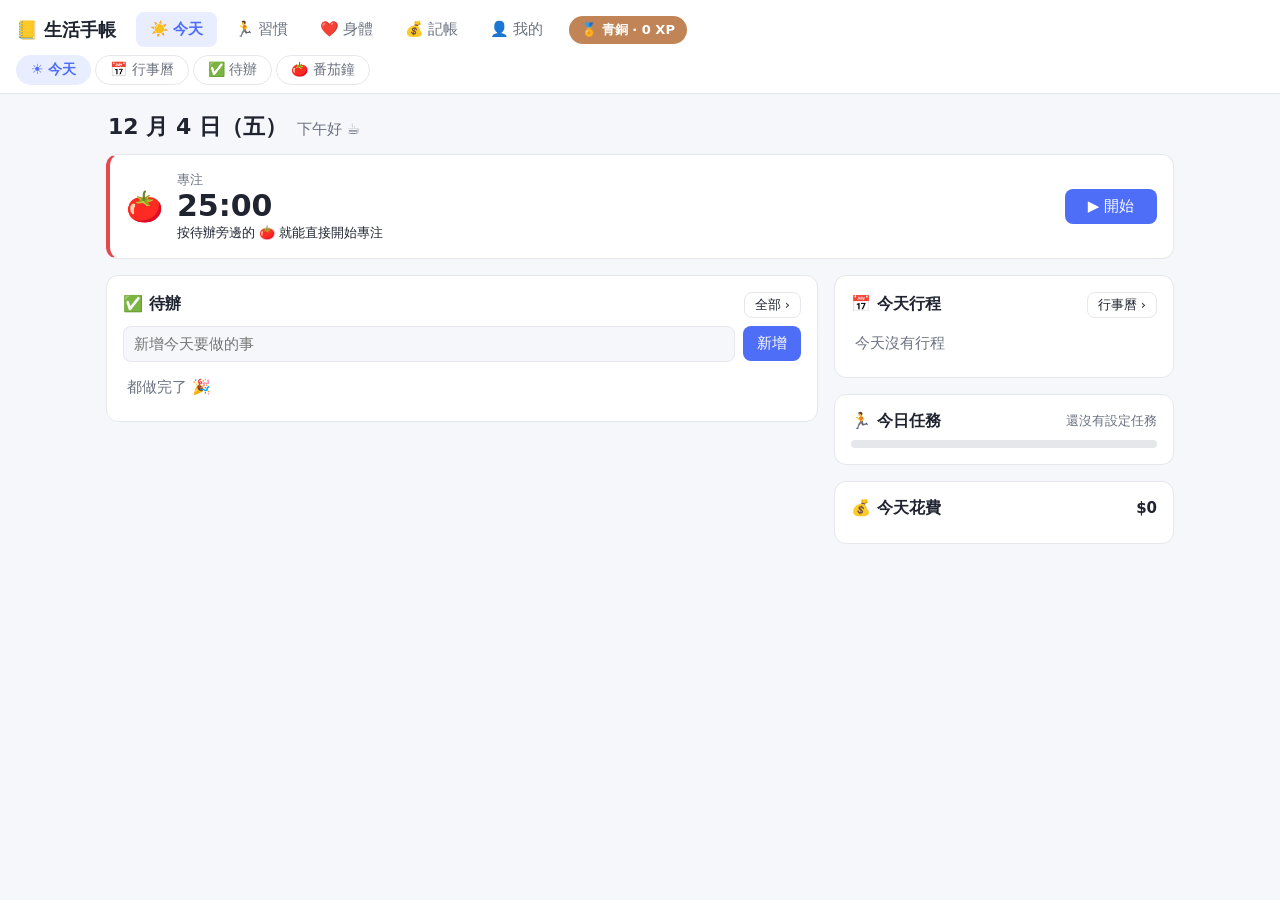
<file: index.html>
<!doctype html>
<html lang="zh-Hant">
<head>
<meta charset="utf-8">
<meta name="viewport" content="width=device-width, initial-scale=1">
<title>我的生活手帳</title>
<script>/* 先套用深淺色，避免畫面閃一下 */try{var t=localStorage.getItem('theme');if(t==='light'||t==='dark')document.documentElement.dataset.theme=t}catch(e){}</script>
<link rel="stylesheet" href="css/style.css?v=202611282100">
</head>
<body>
<header>
  <h1>📒 生活手帳</h1>
  <nav id="tabs">
    <button data-grp="today" class="active"><i>☀️</i><span>今天</span></button>
    <button data-grp="habit"><i>🏃</i><span>習慣</span></button>
    <button data-grp="body"><i>❤️</i><span>身體</span></button>
    <button data-grp="money"><i>💰</i><span>記帳</span></button>
    <button data-grp="me"><i>👤</i><span>我的</span></button>
  </nav>
  <button class="mini" id="rankPill" title="段位與經驗值（點一下看詳情）"></button>
  <div id="miniTimers"></div>
  <div class="spacer"></div>
  <button class="x" id="syncState" style="font-size:13px" title="雲端同步"></button>
  <nav id="subTabs" class="hidden"></nav>
</header>

<main>
<!-- 今天（首頁） -->
<section id="tab-today">
 <div class="tdy">
  <div class="tdy-head"><h2 id="tdyDate"></h2><span class="muted" id="tdyHi"></span></div>
  <div class="card tdy-pomo" id="tdyPomo" title="打開番茄鐘">
    <div class="tp-ring">🍅</div>
    <div style="flex:1;min-width:0"><div class="muted small" id="tpMode"></div><div class="tp-time" id="tpTime"></div><div class="small tp-task" id="tpTask"></div></div>
    <button class="btn" id="tpStart"></button>
  </div>
  <div class="tdy-grid">
    <div class="card">
      <div class="row tdy-h"><h2>✅ 待辦</h2><span class="muted small" id="tdyTodoCnt"></span><div class="spacer"></div><button class="ghost" data-go="todo">全部 ›</button></div>
      <form class="row" id="tdyForm" style="margin-bottom:8px"><input type="text" id="tdyText" placeholder="新增今天要做的事" required style="flex:1;min-width:0"><button class="btn">新增</button></form>
      <ul class="list" id="tdyTodo"></ul>
    </div>
    <div class="tdy-side">
      <div class="card">
        <div class="row tdy-h"><h2>📅 今天行程</h2><div class="spacer"></div><button class="ghost" data-go="cal">行事曆 ›</button></div>
        <ul class="list" id="tdyEv"></ul>
      </div>
      <div class="card tdy-link" data-go="habit">
        <div class="row tdy-h"><h2>🏃 今日任務</h2><div class="spacer"></div><span class="muted small" id="tdyHabTxt"></span></div>
        <div class="tdy-bar"><i id="tdyHabBar"></i></div>
      </div>
      <div class="card tdy-link" data-go="money">
        <div class="row tdy-h"><h2>💰 今天花費</h2><div class="spacer"></div><strong id="tdyMoney"></strong></div>
      </div>
    </div>
  </div>
 </div>
</section>

<!-- 行事曆 -->
<section id="tab-cal" class="cal-layout hidden">
  <!-- 側邊欄：寬螢幕固定在左邊，手機則是滑出選單 -->
  <div class="drawer-bg" id="drawerBg">
    <aside class="drawer">
      <div class="row" style="justify-content:space-between;margin:0 8px 8px"><strong style="font-size:17px">📒 行事曆</strong><button class="x" id="drawerGear" title="Google 同步設定" style="font-size:20px">⚙️</button></div>
      <div id="dvViews"></div>
      <div class="dsec"><h4>本機</h4><div id="dvLocal"></div></div>
      <div class="dsec"><h4 id="dvGTitle">Google 日曆</h4><div id="dvG"></div></div>
    </aside>
  </div>
  <div class="cal-main">
  <div class="cal-bar">
    <button class="ghost" id="drawerBtn" title="選單：切換視圖與日曆">☰</button>
    <button class="ghost" id="prevM">‹</button>
    <button class="ghost" id="todayBtn">今天</button>
    <button class="ghost" id="nextM">›</button>
    <h2 id="monthTitle"></h2>
    <div class="vseg" id="vseg">
      <button class="vbtn" data-v="year">年</button><button class="vbtn" data-v="month">月</button><button class="vbtn" data-v="week">週</button><button class="vbtn" data-v="day">日</button><button class="vbtn" data-v="list">列表</button>
    </div>
  </div>
  <div id="v-time" class="card tg hidden"></div>
  <div id="v-list" class="card hidden"><ul class="list" id="agenda"></ul></div>
  <div id="v-year" class="card hidden"></div>
  <div class="cal-wrap" id="v-month">
    <div class="card">
      <div class="grid" id="calGrid"></div>
    </div>
    <div class="card">
      <h2 id="selTitle"></h2>
      <button class="btn" id="addEventBtn" style="width:100%;margin-bottom:10px">＋ 新增行程</button>
      <ul class="list" id="dayList"></ul>
      <div class="muted" id="dayMoney" style="margin-top:10px;font-size:14px"></div>
    </div>
  </div>
  </div>
</section>

<!-- 待辦 -->
<section id="tab-todo" class="hidden">
  <div class="card">
    <form class="row" id="todoForm">
      <input type="text" id="todoText" placeholder="要做什麼？" required>
      <input type="date" id="todoDue" title="截止日（可不填）">
      <input type="time" id="todoTime" title="截止時間（可不填，預設當天 23:59:59）">
      <select id="todoPri"><option value="2">普通</option><option value="3">重要</option><option value="1">低</option></select>
      <button class="btn">新增</button>
    </form>
  </div>
  <div class="card">
    <div class="row" style="margin-bottom:8px">
      <button class="ghost tf" data-f="all">全部</button>
      <button class="ghost tf" data-f="open">未完成</button>
      <button class="ghost tf" data-f="done">已完成</button>
      <button class="ghost hidden" id="todoResort" title="清除手動排序，改回依截止時間排序">⏰ 依截止排序</button>
      <div class="spacer"></div>
      <span class="muted" id="todoCount"></span>
    </div>
    <ul class="list" id="todoList"></ul>
  </div>
</section>

<!-- 記帳 -->
<section id="tab-money" class="hidden">
  <div class="card">
    <form class="row" id="moneyForm">
      <select id="mType"><option value="exp">支出</option><option value="inc">收入</option></select>
      <input type="number" id="mAmt" placeholder="金額" min="0" step="any" required style="width:110px">
      <div class="combo"><input type="text" id="mCat" placeholder="分類" autocomplete="off" required><div class="combo-list hidden" id="mCatList"></div></div>
      <input type="date" id="mDate" required>
      <input type="text" id="mNote" placeholder="備註">
      <button class="btn">記一筆</button>
    </form>
  </div>
  <div class="row" style="margin-bottom:12px">
    <button class="ghost" id="mPrev">‹</button>
    <strong id="mMonth" style="min-width:110px;text-align:center"></strong>
    <button class="ghost" id="mNext">›</button>
  </div>
  <div class="stats">
    <div class="stat"><div class="muted">本月收入</div><div class="v inc" id="sInc"></div></div>
    <div class="stat"><div class="muted">本月支出</div><div class="v exp" id="sExp"></div></div>
    <div class="stat"><div class="muted">結餘</div><div class="v" id="sBal"></div></div>
  </div>
  <div class="cal-wrap">
    <div class="card"><h2>明細</h2><ul class="list" id="moneyList"></ul></div>
    <div class="card"><h2>支出分類</h2><div id="catBars"></div></div>
  </div>
</section>
</main>

<!-- 習慣 -->
<section id="tab-habit" class="hidden">
 <div class="hab-layout">
  <!-- 左：本週、計時習慣 -->
  <div class="hab-left">
    <div class="card">
      <div class="row" style="margin-bottom:8px"><h2 style="margin:0;flex:1">本週</h2><span class="muted small" id="hWeekSum"></span></div>
      <div class="hwk" id="hWeek"></div>
      <div class="muted small" style="margin-top:6px">點一下某天可以看那天的任務</div>
    </div>
    <div class="card">
      <h2 style="margin-bottom:4px">⏱ 計時習慣</h2>
      <div class="muted small" style="margin-bottom:10px">例如健身房：記錄去了多久，看每週／每月總時數</div>
      <form id="habitForm" class="hab-form">
        <input type="text" id="hName" placeholder="新增，例如：健身房、閱讀" required>
        <div class="row">
          <input type="text" id="hIcon" value="💪" title="圖示（可貼上任何 emoji）" style="width:56px;flex:none;min-width:0;text-align:center">
          <input type="number" id="hGoal" placeholder="每週目標（小時）" min="0" step="0.5" style="flex:1;min-width:0">
          <button class="btn">新增</button>
        </div>
      </form>
    </div>
    <div class="habit-grid" id="habitGrid"></div>
    <div class="card">
      <div class="row" style="margin-bottom:12px">
        <h2 style="margin:0;flex:1">計時統計</h2>
        <div class="seg" id="hPeriodSeg"><button class="pbtn" data-p="week">週</button><button class="pbtn" data-p="month">月</button></div>
      </div>
      <div class="row" style="margin-bottom:10px;justify-content:center"><button class="ghost" id="hPrev">‹</button><strong id="hPeriodTitle" style="min-width:120px;text-align:center"></strong><button class="ghost" id="hNext">›</button></div>
      <div id="hSummary"></div>
      <h2 style="margin-top:20px">紀錄</h2>
      <ul class="list" id="hLogList"></ul>
    </div>
  </div>
  <!-- 中：今日任務 -->
  <div class="hab-mid">
    <div class="card">
      <div class="row" style="margin-bottom:4px">
        <button class="ghost" id="hdPrev">‹</button>
        <div style="flex:1;text-align:center"><strong id="hdTitle"></strong><div class="muted small" id="hdCount"></div></div>
        <button class="ghost" id="hdNext">›</button>
        <button class="ghost" id="hEditBtn"></button>
      </div>
      <div id="hToday"></div>
    </div>
  </div>
  <!-- 右：習慣統計（週／月） -->
  <div class="hab-right">
    <div class="card">
      <div class="row" style="margin-bottom:10px">
        <h2 style="margin:0;flex:1">📊 習慣統計</h2>
        <div class="seg" id="hsSeg"><button class="pbtn" data-v="week">週</button><button class="pbtn" data-v="month">月</button></div>
      </div>
      <div class="row" style="justify-content:center;margin-bottom:10px"><button class="ghost" id="hsPrev">‹</button><strong id="hsTitle" style="min-width:140px;text-align:center"></strong><button class="ghost" id="hsNext">›</button></div>
      <div id="hsBody"></div>
    </div>
  </div>
 </div>
</section>

<!-- 段位 -->
<section id="tab-rank" class="hidden">
  <div class="rank-page">
    <div class="card rank-card" id="hRank"></div>
    <div class="card"><h2>最近 14 天得分</h2><div class="xph" id="rkHist"></div>
      <div class="row muted small" style="margin-top:8px;gap:14px"><span><i class="lg" style="background:var(--amber)"></i>習慣</span><span><i class="lg" style="background:#e5484d"></i>番茄鐘</span><span><i class="lg" style="background:var(--green)"></i>待辦</span></div></div>
    <div class="card"><h2>段位一覽</h2><div id="rkTiers"></div></div>
    <div class="card"><h2>⚙️ 設定與同步</h2>
      <div class="set-btns">
  <button class="ghost" id="themeBtn" title="切換深色／淺色模式"></button>
  <button class="ghost" id="gBtn">🔗 連接 Google 日曆</button>
  <button class="ghost" id="exportBtn" title="匯出備份">📤 匯出備份</button>
  <button class="ghost" id="importBtn" title="匯入備份">📥 匯入備份</button>
  <input type="file" id="importFile" accept=".json" class="hidden">
      </div>
    </div>
  </div>
</section>

<!-- 健康 -->
<section id="tab-health" class="hidden">
 <div class="hl-layout">
  <div class="hl-left">
    <div class="card">
      <div class="row" style="margin-bottom:6px"><h2 style="margin:0;flex:1">記錄</h2><input type="date" id="hlDate"></div>
      <form id="wForm" class="hl-form">
        <label>⚖️ 體重</label>
        <div class="row"><input type="number" id="wVal" step="0.1" min="20" max="300" placeholder="例如 67.8" style="flex:1;min-width:0"> kg <button class="btn">記錄</button></div>
      </form>
      <form id="bpForm" class="hl-form">
        <label>🩺 血壓</label>
        <div class="seg" id="bpSlot" style="display:inline-flex;align-self:flex-start"><button type="button" class="pbtn" data-s="m">🌅 早上</button><button type="button" class="pbtn" data-s="e">🌙 晚上</button></div>
        <div class="row"><input id="bpSys" type="number" min="50" max="260" placeholder="收縮壓" style="width:92px"> / <input id="bpDia" type="number" min="30" max="200" placeholder="舒張壓" style="width:92px"> mmHg</div>
        <div class="row"><input id="bpPulse" type="number" min="20" max="250" placeholder="脈搏（選填）" style="width:130px"> 下/分 <button class="btn" style="margin-left:auto">記錄</button></div>
      </form>
      <div id="hlDay" class="small" style="margin-top:12px"></div>
    </div>
    <div class="card">
      <div class="row" style="margin-bottom:8px"><h2 style="margin:0;flex:1">🧬 InBody</h2><button class="btn" id="ibAdd">＋ 新增一筆</button></div>
      <div id="ibLatest"></div>
    </div>
  </div>
  <div class="hl-right">
    <div class="hl-tiles" id="hlTiles"></div>
    <div class="card">
      <div class="row" style="margin-bottom:8px"><h2 style="margin:0;flex:1">⚖️ 體重趨勢</h2>
        <div class="seg" id="hlRange"><button class="pbtn" data-r="30">30 天</button><button class="pbtn" data-r="90">90 天</button><button class="pbtn" data-r="365">1 年</button></div></div>
      <div id="wChart"></div>
    </div>
    <div class="card"><h2>🩺 血壓趨勢</h2><div id="bpChart"></div>
      <div class="muted small" style="margin-top:6px">虛線是 130/80 mmHg。顏色分級只是參考，有疑問請問醫師。</div></div>
    <div class="card"><h2>🧬 InBody 變化</h2><div id="ibHist"></div></div>
    <div class="card"><h2>最近紀錄</h2><ul class="list" id="hlList"></ul></div>
  </div>
 </div>
</section>

<!-- 飲食 -->
<section id="tab-diet" class="hidden">
 <div class="hl-layout">
  <div class="hl-left">
    <div class="card">
      <h2>🧍 身體資料與目標</h2>
      <form id="dpForm" class="dp-form" onsubmit="return false">
        <label>性別<select id="dpSex"><option value="m">男</option><option value="f">女</option></select></label>
        <label>年齡<input type="number" id="dpAge" min="10" max="100" placeholder="歲"></label>
        <label>身高<input type="number" id="dpH" min="100" max="230" step="0.1" placeholder="cm"></label>
        <label>體重 <span class="muted small" id="dpWHint"></span><input type="number" id="dpW" min="20" max="300" step="0.1" placeholder="kg"></label>
        <label class="full">活動量<select id="dpAct"></select></label>
        <label>目標體重<input type="number" id="dpGoal" min="20" max="300" step="0.1" placeholder="kg（選填）"></label>
        <label>蛋白質 × 體重：<b id="dpProtV"></b> g/kg<input type="range" id="dpProt" min="1.6" max="2" step="0.1"></label>
      </form>
      <div id="dpTargets" style="margin-top:12px"></div>
    </div>
    <div class="card">
      <details><summary class="muted" style="cursor:pointer">🤖 AI 分析設定（選用）</summary>
        <div class="small" style="margin-top:8px;line-height:1.6">
          資料庫找不到的食物，可以用 AI 分析任何中文描述（例如「巷口的鹽酥雞加九層塔、大杯半糖青茶」）。
          需要你自己的 <a href="https://console.anthropic.com/settings/keys" target="_blank" rel="noopener">Claude API 金鑰</a>，費用算在你的 Anthropic 帳號，一次分析大約台幣幾毛錢。<br>
          金鑰<b>只存在這台裝置的瀏覽器</b>，不會上傳到 GitHub 或 Google 雲端；公用電腦不要存。
        </div>
        <div class="row" style="margin-top:8px"><input type="password" id="aiKey" placeholder="sk-ant-..." autocomplete="off" style="flex:1;min-width:0"><button class="btn" type="button" id="aiKeySave">儲存</button></div>
        <div class="row small" style="margin-top:6px"><span id="aiKeyState" class="muted"></span><button class="ghost" type="button" id="aiKeyDel" style="margin-left:auto">移除金鑰</button></div>
        <label class="small" style="display:block;margin-top:8px">模型<select id="aiModel" style="width:100%"></select></label>
      </details>
    </div>
  </div>
  <div class="hl-right">
    <div class="card">
      <div class="row" style="margin-bottom:8px"><button class="ghost" id="dPrevDay">‹</button><h2 style="margin:0;flex:1;text-align:center" id="dDay"></h2><button class="ghost" id="dNextDay">›</button></div>
      <div class="seg" id="dSlotSeg" style="display:inline-flex;margin-bottom:8px"><button class="pbtn" data-s="b">🌅 早餐</button><button class="pbtn" data-s="l">🍱 午餐</button><button class="pbtn" data-s="d">🍽️ 晚餐</button><button class="pbtn" data-s="s">🍪 點心</button></div>
      <textarea id="dText" rows="2" placeholder="今天吃了什麼？例如：雞腿便當、半糖珍奶、兩顆茶葉蛋、雞胸肉 200g" style="width:100%;box-sizing:border-box"></textarea>
      <div class="row" style="margin-top:8px">
        <button class="btn" id="dParse">🔍 分析</button>
        <button class="btn hidden" id="dAi" style="background:#8b5cf6">🤖 AI 分析</button>
        <span class="muted small" id="dAiHint">想分析任何描述？可以在「🤖 AI 分析設定」加上金鑰</span>
      </div>
      <div id="dPrevBox" class="dprev hidden">
        <div id="dPrev"></div>
        <div id="dUnknown" class="small" style="margin-top:6px;color:var(--amber)"></div>
        <details class="small" style="margin-top:6px"><summary class="muted" style="cursor:pointer">＋ 手動新增一項</summary>
          <form id="dManual" class="row" style="margin-top:6px">
            <input id="dmName" placeholder="名稱" style="width:120px" required><input id="dmK" type="number" min="0" placeholder="熱量" style="width:72px" required>
            <input id="dmP" type="number" min="0" step="0.1" placeholder="蛋白質 g" style="width:84px"><input id="dmC" type="number" min="0" step="0.1" placeholder="碳水 g" style="width:72px">
            <input id="dmS" type="number" min="0" step="0.1" placeholder="糖 g" style="width:64px"><input id="dmF" type="number" min="0" step="0.1" placeholder="脂肪 g" style="width:72px">
            <button class="ghost">加入</button>
          </form></details>
        <div class="row" style="margin-top:10px;justify-content:flex-end"><button class="ghost" id="dClear">清除</button><button class="btn" id="dSave">✓ 記錄這一餐</button></div>
      </div>
    </div>
    <div class="card"><h2>今天的營養</h2><div id="dTotals"></div>
      <div class="muted small" style="margin-top:6px">資料庫數值是常見份量的大約值，店家不同會差很多，只是參考。</div></div>
    <div class="card"><h2>吃了什麼</h2><div id="dMeals"></div></div>
  </div>
 </div>
</section>

<!-- 健身 -->
<section id="tab-gym" class="hidden">
 <div class="hl-layout">
  <div class="hl-left">
    <div class="card">
      <h2>🎯 目標</h2>
      <form id="gForm" onsubmit="return false">
        <div class="small muted">目前體重：<span id="gNowW"></span></div>
        <label class="small" style="display:block;margin-top:8px">目標體重（kg）<input type="number" id="gGoal" min="20" max="300" step="0.1" placeholder="例如 65" style="width:100%"></label>
        <div class="small" style="margin-top:12px">想要什麼樣的身材？（可以多選）</div>
        <div id="gShapes" class="gchips"></div>
        <div class="small" style="margin-top:12px">在哪裡練？</div>
        <div class="seg" id="gEquip" style="display:inline-flex"><button type="button" class="pbtn" data-v="gym">🏋️ 健身房</button><button type="button" class="pbtn" data-v="db">💪 啞鈴</button><button type="button" class="pbtn" data-v="home">🏠 居家徒手</button></div>
        <div class="small" style="margin-top:12px">程度</div>
        <div class="seg" id="gLevel" style="display:inline-flex"><button type="button" class="pbtn" data-v="new">新手</button><button type="button" class="pbtn" data-v="mid">練過一陣子</button></div>
        <label class="small" style="display:block;margin-top:12px">每週練 <b id="gDaysV"></b> 天<input type="range" id="gDays" min="2" max="6" step="1" style="width:100%"></label>
      </form>
    </div>
    <div class="card"><h2>💡 重點</h2><ul id="gNotes" class="small" style="margin:0;padding-left:18px;line-height:1.7"></ul>
      <div class="muted small" id="gScheme" style="margin-top:8px"></div></div>
  </div>
  <div class="hl-right" id="gPlan"></div>
 </div>
</section>

<!-- 番茄鐘 -->
<section id="tab-pomo" class="hidden">
  <div class="pomo-wrap">
    <div class="card" style="text-align:center">
      <div class="seg" id="pModeSeg" style="display:inline-flex"><button class="pbtn" data-m="focus">專注</button><button class="pbtn" data-m="short">短休息</button><button class="pbtn" data-m="long">長休息</button></div>
      <div><div class="seg" id="pUpSeg" style="display:inline-flex;margin-top:8px"><button class="pbtn" data-u="0" title="選好分鐘數，倒數到 00:00">⏳ 倒數</button><button class="pbtn" data-u="1" title="從 00:00 開始計時，直到你按結束">∞ 正計時</button></div></div>
      <div class="ring"><svg viewBox="0 0 200 200"><circle cx="100" cy="100" r="90" class="ring-bg"/><circle cx="100" cy="100" r="90" id="pRing" class="ring-fg"/></svg>
        <div class="ring-txt"><div class="ptime" id="pTime"></div><input class="ptime ptime-in hidden" id="pTimeIn" type="text" inputmode="numeric" autocomplete="off" title="輸入分鐘，按 Enter 套用"><div class="muted" id="pModeLabel"></div></div></div>
      <div style="text-align:left">
        <label class="muted" style="font-size:13px">正在處理哪項工作</label>
        <select id="pTask" style="width:100%;margin:4px 0 8px"></select>
        <div class="row"><input type="text" id="pNewTask" placeholder="或輸入新工作，直接加入待辦"><button class="ghost" id="pAddTask">加入</button></div>
      </div>
      <div class="row" style="justify-content:center;margin-top:16px">
        <button class="btn" id="pStart" style="min-width:110px;font-size:17px;padding:10px 18px"></button>
        <button class="ghost" id="pReset">重設</button>
        <button class="ghost" id="pSkip">跳過</button>
        <button class="ghost" id="pFinish" title="提早結束這段專注，並記錄已經專注的時間">結束並記錄</button>
      </div>
      <div class="muted" id="pCycle" style="margin-top:10px;font-size:13px"></div>
      <details style="margin-top:12px;text-align:left"><summary class="muted" style="cursor:pointer">⚙️ 設定</summary>
        <div class="pset" id="psBox">
          <label>專注 <input type="number" id="ps_focus" min="1" max="180"> 分</label>
          <label>短休息 <input type="number" id="ps_short" min="1" max="60"> 分</label>
          <label>長休息 <input type="number" id="ps_long" min="1" max="90"> 分</label>
          <label>每 <input type="number" id="ps_every" min="1" max="12"> 輪長休息一次</label>
          <label><input type="checkbox" id="ps_auto"> 自動開始下一段</label>
        </div>
      </details>
    </div>
    <div>
      <div class="stats" id="pToday" style="grid-template-columns:repeat(2,1fr)"></div>
      <div class="card">
        <div class="row" style="margin-bottom:12px"><h2 style="margin:0;flex:1">各工作花了多少時間</h2>
          <div class="seg" id="pPeriodSeg"><button class="pbtn" data-p="today">今天</button><button class="pbtn" data-p="week">本週</button><button class="pbtn" data-p="all">全部</button></div></div>
        <div id="pByTask"></div>
        <h2 style="margin-top:20px">專注紀錄</h2>
        <ul class="list" id="pLogList"></ul>
      </div>
    </div>
  </div>
</section>

<!-- 每日任務：項目編輯 -->
<div class="modal-bg hidden" id="hiModal">
  <form class="modal" id="hiForm">
    <h2 id="hiTitle">新增項目</h2>
    <label>名稱</label><input type="text" id="hiName" required>
    <label>補充說明（選填）</label><input type="text" id="hiNote" placeholder="例如：無糖茶也算、早·午·晚">
    <div class="row">
      <div style="flex:1"><label>類型</label>
        <select id="hiType"><option value="check">✅ 打勾（做了就勾）</option><option value="count">🔢 計數（例如喝水 3000 ml）</option><option value="timer">⏱ 計時（例如健身房）</option><option value="supp">💊 保健（早／午／晚）</option></select></div>
      <div style="flex:1"><label>群組</label><select id="hiGroup"></select></div>
    </div>
    <div id="hiCount" class="row" style="margin-top:10px;font-size:14px">目標 <input type="number" id="hiTarget" min="1" style="width:90px"> 單位 <input type="text" id="hiUnit" placeholder="ml、次、杯" style="width:90px;flex:none;min-width:0"> 每按一次 + <input type="number" id="hiStep" min="1" style="width:80px"></div>
    <div id="hiTimer" style="margin-top:10px;font-size:14px">
      <label>記到哪個計時習慣</label><select id="hiHabit"></select>
      <div class="row" style="margin-top:8px">每天目標 <input type="number" id="hiMin" min="0" style="width:90px"> 分鐘 <span class="muted small">（0 = 有做就算）</span></div>
    </div>
    <div id="hiSupp">
      <label>哪些時段要吃</label>
      <div class="seg" id="hiSlots" style="display:inline-flex"><button type="button" class="pbtn" data-s="m">早</button><button type="button" class="pbtn" data-s="n">午</button><button type="button" class="pbtn" data-s="e">晚</button></div>
      <label style="display:flex;gap:8px;align-items:center;color:var(--text);font-size:14px;margin-top:10px"><input type="checkbox" id="hiMust" style="width:auto"> 必吃（例如藥，會用紅色標示）</label>
    </div>
    <label>哪幾天要做</label>
    <div class="row">
      <div class="seg" id="hiDays"><button type="button" class="pbtn" data-d="0">日</button><button type="button" class="pbtn" data-d="1">一</button><button type="button" class="pbtn" data-d="2">二</button><button type="button" class="pbtn" data-d="3">三</button><button type="button" class="pbtn" data-d="4">四</button><button type="button" class="pbtn" data-d="5">五</button><button type="button" class="pbtn" data-d="6">六</button></div>
      <button type="button" class="ghost" data-q="all" style="padding:4px 8px;font-size:13px">每天</button><button type="button" class="ghost" data-q="wk" style="padding:4px 8px;font-size:13px">平日</button>
    </div>
    <div class="row" style="margin-top:16px;justify-content:flex-end">
      <button type="button" class="ghost" id="hiDel" style="color:var(--red);margin-right:auto">刪除</button>
      <button type="button" class="ghost" id="hiCancel">取消</button>
      <button class="btn">儲存</button>
    </div>
  </form>
</div>
<!-- 每日任務：群組編輯 -->
<div class="modal-bg hidden" id="hgModal">
  <form class="modal" id="hgForm">
    <h2 id="hgTitle">新增群組</h2>
    <div class="row"><div style="width:80px"><label>圖示</label><input type="text" id="hgIcon" style="text-align:center"></div><div style="flex:1"><label>名稱</label><input type="text" id="hgName" required placeholder="例如：作息、飲食、morning routine"></div></div>
    <label>類型</label>
    <select id="hgKind"><option value="normal">📋 一般清單</option><option value="routine">▶ Routine（可以按 ▶ 一步一步照順序做）</option><option value="supp">💊 保健（用早／午／晚分）</option></select>
    <div class="row" style="margin-top:16px;justify-content:flex-end">
      <button type="button" class="ghost" id="hgCancel">取消</button>
      <button class="btn">儲存</button>
    </div>
  </form>
</div>
<!-- Routine 一步一步做 -->
<div class="modal-bg hidden" id="rtModal">
  <div class="modal rt">
    <div class="muted" id="rtGroup"></div>
    <div class="rt-bar"><i id="rtBar"></i></div>
    <div class="muted small" id="rtStep"></div>
    <div class="rt-name" id="rtName"></div>
    <div class="muted" id="rtNote"></div>
    <div class="muted small" id="rtClock" style="margin-top:14px;font-variant-numeric:tabular-nums"></div>
    <div class="row" style="justify-content:center;margin-top:20px">
      <button class="ghost" id="rtSkip">跳過</button>
      <button class="btn" id="rtDone" style="font-size:17px;padding:10px 22px">✓ 完成，下一步</button>
    </div>
    <div style="margin-top:12px"><button class="x" id="rtClose">結束</button></div>
  </div>
</div>

<!-- InBody 輸入 -->
<div class="modal-bg hidden" id="ibModal">
  <form class="modal" id="ibForm">
    <h2 id="ibTitle">新增 InBody 紀錄</h2>
    <label>測量日期</label><input type="date" id="ibDate" required>
    <div class="ib-grid" id="ibFields"></div>
    <label>備註（選填）</label><input type="text" id="ibNote" placeholder="例如：健身房、早上空腹">
    <div class="row" style="margin-top:16px;justify-content:flex-end">
      <button type="button" class="ghost" id="ibDel" style="color:var(--red);margin-right:auto">刪除</button>
      <button type="button" class="ghost" id="ibCancel">取消</button>
      <button class="btn">儲存</button>
    </div>
  </form>
</div>

<!-- 待辦編輯視窗 -->
<!-- 番茄鐘選時間（手機：點時間跳出滾輪） -->
<div class="modal-bg hidden" id="pwModal">
  <div class="modal" style="max-width:340px">
    <h2 id="pwTitle">選擇時間</h2>
    <div class="wheel-box"><div class="wheel" id="pWheel"></div></div>
    <div class="row" style="margin-top:16px;justify-content:flex-end">
      <button type="button" class="ghost" id="pwCancel">取消</button>
      <button type="button" class="btn" id="pwOk">確定</button>
    </div>
  </div>
</div>
<div class="modal-bg hidden" id="tdModal">
  <form class="modal" id="tdForm">
    <h2>編輯待辦</h2>
    <label>內容</label><input type="text" id="tdText" required>
    <div class="row">
      <div style="flex:1"><label>截止日</label><input type="date" id="tdDue"></div>
      <div style="flex:1"><label>截止時間</label><input type="time" id="tdTime"></div>
    </div>
    <div class="muted" style="font-size:12px;margin-top:4px">兩個都清空 = 沒有截止時間；只填日期 = 當天 23:59:59</div>
    <label>重要性</label>
    <div class="seg" id="tdPri" style="display:inline-flex"><button type="button" class="pbtn" data-v="3">🔴 重要</button><button type="button" class="pbtn" data-v="2">普通</button><button type="button" class="pbtn" data-v="1">⚪ 低</button></div>
    <label style="display:flex;gap:8px;align-items:center;color:var(--text);font-size:15px;margin-top:14px"><input type="checkbox" id="tdDone" style="width:auto"> 已完成</label>
    <div class="row" style="margin-top:16px;justify-content:flex-end">
      <button type="button" class="ghost" id="tdDel" style="color:var(--red);margin-right:auto">刪除</button>
      <button type="button" class="ghost" id="tdCancel">取消</button>
      <button class="btn">儲存</button>
    </div>
  </form>
</div>

<!-- 行程視窗 -->
<div class="modal-bg hidden" id="evModal">
  <form class="modal" id="evForm">
    <h2 id="evModalTitle">新增行程</h2>
    <label>標題</label><input type="text" id="evTitle" required>
    <div id="evCalWrap" class="hidden">
      <label>日曆</label><select id="evCal"></select>
      <div class="muted" id="evCalHint" style="font-size:12px;margin-top:4px"></div>
    </div>
    <label>日期</label><input type="date" id="evDate" required>
    <div class="row">
      <div style="flex:1"><label>開始</label><input type="time" id="evStart"></div>
      <div style="flex:1"><label>結束</label><input type="time" id="evEnd"></div>
    </div>
    <label>重複</label>
    <select id="evRepeat"><option value="">不重複</option><option value="w">每週</option><option value="m">每月</option><option value="y">每年</option></select>
    <div class="muted hidden" id="evRepeatHint" style="font-size:12px;margin-top:4px">這是 Google 重複行程中的一次，修改或刪除只會影響這一次。</div>
    <label>顏色</label><div class="colors" id="evColors"></div>
    <label>備註</label><textarea id="evNote" rows="2"></textarea>
    <div class="row" style="margin-top:16px;justify-content:flex-end">
      <button type="button" class="ghost" id="evDel" style="color:var(--red);margin-right:auto">刪除</button>
      <button type="button" class="ghost" id="evCancel">取消</button>
      <button class="btn" id="evSave">儲存</button>
    </div>
  </form>
</div>

<!-- Google 同步設定視窗 -->
<div class="modal-bg hidden" id="gModal">
  <div class="modal">
    <h2>Google 日曆同步</h2>
    <p class="muted" id="gState" style="font-size:14px"></p>
    <label>OAuth Client ID</label>
    <input type="text" id="gClientId" placeholder="xxxx.apps.googleusercontent.com">
    <p class="muted" style="font-size:12px">還沒有 Client ID？請看 README 的「設定 Google 日曆同步」。</p>
    <div id="gCalBox" class="hidden">
      <label>新行程預設寫入</label>
      <select id="gDefCal"></select>
      <p class="muted" style="font-size:12px">要顯示哪些日曆，請在行事曆左上角的 ☰ 選單勾選。</p>
    </div>
    <button class="ghost" id="gUpload" style="width:100%;margin-top:8px"></button>
    <div class="row" style="margin-top:16px;justify-content:flex-end">
      <button class="ghost" id="gDisconnect" style="color:var(--red);margin-right:auto">中斷連線</button>
      <button class="ghost" id="gClose">關閉</button>
      <button class="btn" id="gConnect">連接</button>
    </div>
  </div>
</div>

<script src="https://accounts.google.com/gsi/client" async defer></script>
<script src="js/core.js?v=202611282100"></script>
<script src="js/calendar.js?v=202611282100"></script>
<script src="js/todo.js?v=202611282100"></script>
<script src="js/money.js?v=202611282100"></script>
<script src="js/backup.js?v=202611282100"></script>
<script src="js/google-calendar.js?v=202611282100"></script>
<script src="js/sync-merge.js?v=202611282100"></script>
<script src="js/drive-sync.js?v=202611282100"></script>
<script src="js/habits.js?v=202611282100"></script>
<script src="js/daily-rank.js?v=202611282100"></script>
<script src="js/health.js?v=202611282100"></script>
<script src="js/pomodoro.js?v=202611282100"></script>
<script src="js/food-db.js?v=202611282100"></script>
<script src="js/diet.js?v=202611282100"></script>
<script src="js/workout.js?v=202611282100"></script>
<script src="js/today.js?v=202611282100"></script>
<script src="js/main.js?v=202611282100"></script>
</body>
</html>
</file>
<file: css/style.css>
:root{
  color-scheme:light;
  --bg:#f6f7fb; --card:#fff; --text:#1f2430; --muted:#6b7280; --line:#e5e7eb;
  --primary:#4f6ef7; --primary-soft:#e8edff; --green:#16a34a; --red:#dc2626; --amber:#d97706;
  --today:#fff7e0; --late-bg:#fde2e2; --tomato-bg:#fde2e2; --tomato:#c2410c;
}
/* 深色：「自動」時跟著系統，或手動選深色 */
@media (prefers-color-scheme: dark){
  :root:not([data-theme="light"]){ color-scheme:dark; --bg:#14161c; --card:#1d2029; --text:#e8eaf0; --muted:#9aa1b0; --line:#2d313d;
    --primary:#7b93ff; --primary-soft:#262d4a; --green:#4ade80; --red:#f87171; --amber:#fbbf24; --today:#2e2a1c;
    --late-bg:#3b1d1d; --tomato-bg:#3a2218; --tomato:#fb923c; }
}
:root[data-theme="dark"]{ color-scheme:dark; --bg:#14161c; --card:#1d2029; --text:#e8eaf0; --muted:#9aa1b0; --line:#2d313d;
  --primary:#7b93ff; --primary-soft:#262d4a; --green:#4ade80; --red:#f87171; --amber:#fbbf24; --today:#2e2a1c;
  --late-bg:#3b1d1d; --tomato-bg:#3a2218; --tomato:#fb923c; }
*{box-sizing:border-box}
body{margin:0;background:var(--bg);color:var(--text);font-family:system-ui,-apple-system,"Segoe UI","Microsoft JhengHei","PingFang TC",sans-serif;font-size:15px}
header{display:flex;align-items:center;gap:12px;padding:12px 16px;background:var(--card);border-bottom:1px solid var(--line);position:sticky;top:0;z-index:5;flex-wrap:wrap}
header h1{font-size:18px;margin:0 8px 0 0}
nav{display:flex;gap:4px;flex-wrap:wrap}
nav button{border:0;background:transparent;color:var(--muted);padding:8px 14px;border-radius:8px;cursor:pointer;font-size:15px}
nav button.active{background:var(--primary-soft);color:var(--primary);font-weight:600}
.spacer{flex:1}
main{max-width:1100px;margin:0 auto;padding:16px}
.card{background:var(--card);border:1px solid var(--line);border-radius:12px;padding:16px;margin-bottom:16px}
.row{display:flex;gap:8px;flex-wrap:wrap;align-items:center}
input,select,textarea{font:inherit;color:var(--text);background:var(--bg);border:1px solid var(--line);border-radius:8px;padding:8px 10px}
input[type=text],textarea{flex:1;min-width:140px}
button.btn{font:inherit;border:0;border-radius:8px;padding:8px 14px;background:var(--primary);color:#fff;cursor:pointer}
button.ghost{font:inherit;border:1px solid var(--line);border-radius:8px;padding:6px 12px;background:transparent;color:var(--text);cursor:pointer}
button.x{border:0;background:transparent;color:var(--muted);cursor:pointer;font-size:16px;padding:2px 6px}
button.x:hover{color:var(--red)}
.hidden{display:none!important}
h2{font-size:17px;margin:0 0 12px}
.muted{color:var(--muted)}
/* calendar */
.cal-bar{display:flex;align-items:center;gap:6px;margin-bottom:12px}
.cal-bar h2{margin:0 0 0 6px;flex:1;font-size:18px;white-space:nowrap;overflow:hidden;text-overflow:ellipsis}
.vseg{display:flex;border:1px solid var(--line);border-radius:8px;overflow:hidden}
.vbtn{border:0;background:transparent;color:var(--text);font:inherit;padding:6px 12px;cursor:pointer}
.vbtn.on{background:var(--primary-soft);color:var(--primary);font-weight:600}
.lhead{font-weight:600;color:var(--primary);padding-top:18px!important}
/* 年 */
.ygrid{display:grid;grid-template-columns:repeat(auto-fill,minmax(180px,1fr));gap:20px}
.ymt{font-weight:600;margin-bottom:6px;cursor:pointer;color:var(--primary)}
.yg{display:grid;grid-template-columns:repeat(7,1fr);gap:2px;text-align:center;font-size:12px}
.yg i{font-style:normal;color:var(--muted)}
.yg b{font-weight:400;padding:3px 0;border-radius:6px;cursor:pointer;position:relative}
.yg b:hover{background:var(--primary-soft)}
.yg b.has::after{content:'';position:absolute;left:50%;bottom:0;width:4px;height:4px;margin-left:-2px;border-radius:50%;background:var(--primary)}
.yg b.t{background:var(--primary);color:#fff}
/* 週／日 時間軸 */
.tg{padding:0;overflow:hidden;--n:7;user-select:none;-webkit-user-select:none;-webkit-touch-callout:none}
.tg-head,.tg-allday,.tg-body{display:grid;grid-template-columns:44px repeat(var(--n),minmax(0,1fr))}
.tg-head,.tg-allday{overflow-y:hidden;scrollbar-gutter:stable}
.tg-head{border-bottom:1px solid var(--line)}
.tg-dh{text-align:center;padding:8px 0 6px;cursor:pointer}
.tg-dh .wd{font-size:12px;color:var(--muted)}
.tg-dh .dn{font-size:20px;font-weight:600;line-height:1.5;display:inline-block;min-width:34px;border-radius:8px}
.tg-dh.sun .wd,.tg-dh.sun .dn{color:var(--red)}
.tg-dh.sat .wd,.tg-dh.sat .dn{color:var(--primary)}
.tg-dh.today .dn{background:var(--primary);color:#fff}
.tg-allday{border-bottom:1px solid var(--line)}
.tg-adl{font-size:11px;color:var(--muted);text-align:right;padding:6px 6px 0 0}
.tg-allday .cell{border-left:1px solid var(--line);padding:2px;min-height:26px;cursor:pointer;min-width:0}
.tg-scroll{overflow-y:auto;height:calc(100vh - 250px);min-height:380px;scrollbar-gutter:stable}
.tg-body{position:relative;height:1152px}
.tg-hours{position:relative}
.tg-hours div{position:absolute;right:6px;font-size:11px;color:var(--muted);transform:translateY(-50%)}
.tg-col{position:relative;border-left:1px solid var(--line);background:repeating-linear-gradient(to bottom,var(--line) 0 1px,transparent 1px 48px);cursor:cell;min-width:0}
.blk{position:absolute;border-radius:6px;padding:3px 5px;font-size:12px;overflow:hidden;cursor:grab;box-sizing:border-box;border:1px solid rgba(0,0,0,.18);line-height:1.25}
.blk .t{font-weight:600;word-break:break-word}
.blk .s{opacity:.85;font-size:11px}
.blk .rz{position:absolute;left:0;right:0;bottom:0;height:8px;cursor:ns-resize}
.blk.ro{cursor:pointer}
.blk.dragging{z-index:6;box-shadow:0 6px 16px rgba(0,0,0,.35);opacity:.92;cursor:grabbing}
.ghost-sel{position:absolute;left:2px;right:2px;background:var(--primary);color:#fff;opacity:.6;border-radius:6px;pointer-events:none;font-size:11px;padding:2px 4px;z-index:5}
.nowline{position:absolute;left:0;right:0;height:2px;background:var(--red);z-index:4;pointer-events:none}
.nowline::before{content:'';position:absolute;left:-4px;top:-3px;width:8px;height:8px;border-radius:50%;background:var(--red)}
/* 側邊選單：手機 = 滑出；寬螢幕 = 固定在左側 */
.drawer-bg{position:fixed;inset:0;background:rgba(0,0,0,.45);z-index:15;display:none}
.drawer-bg.open{display:block}
.drawer{position:absolute;left:0;top:0;bottom:0;width:290px;max-width:85vw;background:var(--card);padding:16px 10px;overflow:auto;border-radius:0 16px 16px 0;box-shadow:4px 0 20px rgba(0,0,0,.3)}
.cal-main{min-width:0}
@media (min-width:1000px){
  main:has(#tab-cal:not(.hidden)){max-width:1440px}
  .cal-layout{display:grid;grid-template-columns:250px minmax(0,1fr);gap:16px;align-items:start}
  .cal-layout.collapsed{grid-template-columns:minmax(0,1fr)}
  .cal-layout.collapsed .drawer-bg{display:none}
  .drawer-bg{display:block;position:sticky;top:76px;inset:auto;background:none;z-index:1}
  .drawer{position:static;width:auto;max-width:none;max-height:calc(100vh - 96px);border:1px solid var(--line);border-radius:12px;box-shadow:none;padding:12px 8px}
}
.dv{display:flex;align-items:center;gap:14px;width:100%;border:0;background:transparent;color:var(--text);font:inherit;font-size:16px;padding:11px 14px;border-radius:10px;cursor:pointer;text-align:left}
.dv .ic{width:22px;text-align:center}
.dv.on{background:var(--primary-soft);color:var(--primary);font-weight:600}
.dsec{border-top:1px dashed var(--line);margin-top:10px;padding-top:10px}
.dsec h4{margin:4px 14px 6px;font-size:13px;color:var(--muted);font-weight:600}
.ck{display:flex;align-items:center;gap:14px;padding:10px 14px;cursor:pointer;border-radius:10px;font-size:15px}
.ck:hover,.dv:hover{background:var(--bg)}
.cb{width:20px;height:20px;border-radius:50%;border:2px solid var(--c);flex:none;display:inline-flex;align-items:center;justify-content:center;box-sizing:border-box}
.cb.on{background:var(--c)}
.cb.on::after{content:'✓';color:#fff;font-size:12px;font-weight:700}
@media (max-width:600px){
  header{padding:8px 10px;gap:6px}
  header h1{font-size:16px}
  nav button{padding:6px 9px;font-size:14px}
  header button.ghost{padding:4px 8px;font-size:13px}
  .tg-scroll{height:calc(100dvh - 150px)}
  .ygrid{grid-template-columns:repeat(2,1fr);gap:14px}
  .yg{font-size:11px}
  main{padding:10px}
  .vseg{display:none}
  .cal-bar h2{font-size:16px}
  .tg-head,.tg-allday,.tg-body{grid-template-columns:32px repeat(var(--n),minmax(0,1fr))}
  .blk{padding:2px 3px;font-size:11px}
  .tg-dh .dn{font-size:17px;min-width:28px}
}
.grid{display:grid;grid-template-columns:repeat(7,1fr);gap:4px}
.dow{text-align:center;color:var(--muted);font-size:13px;padding:4px 0}
.day{min-height:92px;border:1px solid var(--line);border-radius:8px;padding:4px;cursor:pointer;overflow:hidden;background:var(--card)}
.day:hover{border-color:var(--primary)}
.day.other{opacity:.4}
.day.today{background:var(--today)}
.day.sel{outline:2px solid var(--primary)}
.day .n{font-size:13px;font-weight:600}
.chip{font-size:11.5px;border-radius:4px;padding:1px 4px;margin-top:2px;white-space:nowrap;overflow:hidden;text-overflow:ellipsis;color:#fff}
.chip.todo{background:transparent;color:var(--text);border:1px dashed var(--muted)}
.chip.done{text-decoration:line-through;opacity:.6}
.cal-wrap{display:grid;grid-template-columns:1fr 300px;gap:16px}
@media (max-width:820px){.cal-wrap{grid-template-columns:1fr}.day{min-height:64px}.chip{font-size:10px}}
.list{list-style:none;margin:0;padding:0}
.list li{display:flex;align-items:center;gap:8px;padding:8px 4px;border-bottom:1px solid var(--line)}
.list li:last-child{border-bottom:0}
.list .grow{flex:1;min-width:0;word-break:break-word}
.dot{width:10px;height:10px;border-radius:50%;flex:none}
.tag{font-size:12px;padding:2px 8px;border-radius:999px;background:var(--primary-soft);color:var(--primary);white-space:nowrap}
.tag.late{background:var(--late-bg);color:var(--red)}
.tag.tomato{background:var(--tomato-bg);color:var(--tomato)}
.todo-edit{cursor:pointer}
/* 飲食 */
.dp-form{display:grid;grid-template-columns:1fr 1fr;gap:10px}
.dp-form label{display:flex;flex-direction:column;gap:4px;font-size:13px;color:var(--muted)}
.dp-form label.full{grid-column:1/-1}
.dp-form input,.dp-form select{color:var(--text)}
.dt-grid{display:grid;grid-template-columns:repeat(2,1fr);gap:8px}
.dt-grid .stat{padding:10px}.dt-grid .v{font-size:20px}.dt-grid small{font-size:12px;font-weight:400;color:var(--muted)}
.dprev{margin-top:12px;padding:10px;border:1px dashed var(--line);border-radius:10px}
.dp-it,.dm-it{display:flex;align-items:center;gap:8px;padding:6px 0;border-bottom:1px solid var(--line)}
.dp-it:last-child,.dm-it:last-child{border-bottom:0}
.dm-slot{margin-bottom:12px}
.dm-head{display:flex;justify-content:space-between;font-weight:600;padding-bottom:4px;border-bottom:1px solid var(--line)}
/* 健身 */
.gchips{display:flex;flex-wrap:wrap;gap:6px;margin-top:6px}
.gchip{border:1px solid var(--line);background:transparent;color:var(--text);border-radius:999px;padding:6px 12px;font:inherit;font-size:14px;cursor:pointer}
.gchip.on{background:var(--primary);border-color:var(--primary);color:#fff}
.gtab{width:100%;border-collapse:collapse;font-size:14px}
.gtab th{text-align:left;font-weight:600;color:var(--muted);font-size:12px;padding:4px 6px;border-bottom:1px solid var(--line)}
.gtab td{padding:8px 6px;border-bottom:1px solid var(--line);vertical-align:top}
.gtab td:not(:first-child){white-space:nowrap}
.gtab tr.gpri td:first-child{box-shadow:inset 3px 0 0 var(--amber)}
@media (max-width:600px){.gtab th:nth-child(4),.gtab td:nth-child(4){display:none}.dp-form{grid-template-columns:1fr}}

/* 拖曳排序：按住前面的四條線把手（待辦、習慣共用） */
.drag-h{flex:none;display:flex;flex-direction:column;justify-content:center;gap:3px;width:28px;align-self:stretch;min-height:32px;margin:-4px 0 -4px -4px;padding:0 6px;box-sizing:border-box;cursor:grab;touch-action:none;-webkit-user-select:none;user-select:none;-webkit-touch-callout:none}
.drag-h i{display:block;height:2px;border-radius:1px;background:var(--muted)}
.drag-h:hover i{background:var(--text)}
.hg-head .drag-h{min-height:24px;margin:-2px 0 -2px -4px}
.drag-lift{position:relative;z-index:5;background:var(--card);border-radius:10px;box-shadow:0 6px 18px rgba(0,0,0,.3);outline:2px solid var(--primary);cursor:grabbing;-webkit-user-select:none;user-select:none}
.drag-lift .drag-h{cursor:grabbing}
.drag-lift > .drag-h i,.drag-lift > .hg-head > .drag-h i{background:var(--primary)}
.todo-edit:hover > span:first-child{text-decoration:underline;text-decoration-color:var(--muted)}
.done-text{text-decoration:line-through;color:var(--muted)}
.ddl{display:flex;flex-wrap:wrap;gap:8px;align-items:center;margin-top:5px;font-size:13px}
.cdn{font-family:ui-monospace,SFMono-Regular,Consolas,monospace;font-variant-numeric:tabular-nums;font-size:15px;font-weight:700;padding:2px 9px;border-radius:6px;white-space:nowrap}
.cdn.ok{color:var(--primary);background:var(--primary-soft)}
.cdn.soon{color:var(--amber);background:rgba(217,119,6,.14)}
.cdn.urgent,.cdn.over{color:var(--red);background:rgba(220,38,38,.14)}
/* countdown */
/* money */
.stats{display:grid;grid-template-columns:repeat(3,1fr);gap:12px;margin-bottom:16px}
.stat{background:var(--card);border:1px solid var(--line);border-radius:12px;padding:14px}
.stat .v{font-size:22px;font-weight:700;margin-top:4px}
.inc{color:var(--green)} .exp{color:var(--red)}
.bar{height:10px;border-radius:5px;background:var(--primary);}
.bar-row{display:grid;grid-template-columns:80px 1fr 90px;gap:8px;align-items:center;margin:6px 0;font-size:14px}
.bar-bg{background:var(--line);border-radius:5px;overflow:hidden}
@media (max-width:600px){.stats{grid-template-columns:1fr}}
/* 共用分段按鈕、頂部小計時器 */
.seg{display:flex;border:1px solid var(--line);border-radius:8px;overflow:hidden}
.pbtn{border:0;background:transparent;color:var(--text);font:inherit;padding:6px 12px;cursor:pointer}
.pbtn.on{background:var(--primary-soft);color:var(--primary);font-weight:600}
#miniTimers{display:flex;gap:6px;flex-wrap:wrap}
.mini{border:0;border-radius:999px;padding:5px 12px;background:var(--c);color:#fff;font:inherit;font-size:13px;cursor:pointer;font-variant-numeric:tabular-nums;white-space:nowrap}
.small{font-size:13px}
/* 習慣 */
.habit-grid{display:grid;grid-template-columns:repeat(auto-fill,minmax(260px,1fr));gap:16px;margin-bottom:16px}
.habit-grid .card{margin:0}
.hbig{font-size:24px;font-weight:700;margin:8px 0 6px}
.hbig .muted{font-size:14px;font-weight:400}
.habit .bar-bg{height:8px;margin:4px 0}
.hweek{display:grid;grid-template-columns:repeat(7,1fr);gap:4px;margin:12px 0}
.hweek div{display:flex;flex-direction:column;justify-content:flex-end;align-items:center;gap:3px;height:70px}
.hweek i{display:block;width:70%;background:var(--c);border-radius:3px 3px 0 0;min-height:2px;opacity:.85}
.hweek span{font-size:11px;color:var(--muted)}
.hweek span.t{color:var(--c);font-weight:700}
.hform{display:grid;gap:8px;margin-top:10px}
.stack{display:flex;align-items:flex-end;gap:3px;height:130px;margin-top:14px;border-bottom:1px solid var(--line)}
.stack .sc{flex:1;display:flex;flex-direction:column-reverse;height:100%;padding-bottom:16px;position:relative;min-width:0}
.stack .sc i{display:block;border-radius:2px}
.stack .sc span{position:absolute;bottom:0;left:0;right:0;text-align:center;font-size:10px;color:var(--muted)}
/* 習慣頁版面：寬螢幕分左中右三欄 */
.hab-form{display:grid;gap:8px}
.hab-form input[type=text]{min-width:0}
.hwk{display:grid;grid-template-columns:repeat(7,1fr);gap:6px;align-items:end}
.hwk button{border:0;background:transparent;color:var(--text);font:inherit;cursor:pointer;display:flex;flex-direction:column;align-items:center;gap:4px;padding:4px 0;border-radius:8px}
.hwk button.sel{background:var(--primary-soft)}
.hwk .bar-v{width:70%;height:80px;background:var(--line);border-radius:6px;position:relative;overflow:hidden}
.hwk .bar-v i{position:absolute;left:0;right:0;bottom:0;background:var(--muted);border-radius:6px}
.hwk .bar-v i.ok{background:var(--amber)}
.hwk .pc{font-size:11px;color:var(--muted)}
.hwk .wd{font-size:12px}
.hwk .wd.t{color:var(--amber);font-weight:700}
@media (min-width:1000px){
  main:has(#tab-habit:not(.hidden)){max-width:1440px}
  .hab-layout{display:grid;grid-template-columns:280px minmax(0,1fr) 330px;gap:16px;align-items:start}
  .hab-left,.hab-right{position:sticky;top:76px;max-height:calc(100vh - 92px);overflow:auto;scrollbar-width:thin}
  .hab-left .rk-src{grid-template-columns:1fr}
  .hab-left .rk-src div{flex-direction:row;align-items:baseline;gap:8px}
  .hab-left .rk-src b{font-size:17px;margin-left:auto}
  .hab-right .habit-grid{grid-template-columns:1fr}
}
/* 每項的連續／總天數 */
.hstat{border:0;background:transparent;color:var(--text);font:inherit;cursor:pointer;display:flex;flex-direction:column;align-items:flex-end;min-width:58px;padding:2px 4px;border-radius:8px}
.hstat:hover{background:var(--bg)}
.hstat b{font-size:17px;line-height:1.1;font-variant-numeric:tabular-nums}
.hstat small{font-size:11px;color:var(--muted)}
/* 習慣統計：週格子、月曆 */
.hsnum{display:grid;grid-template-columns:repeat(3,1fr);gap:8px;margin-bottom:12px;text-align:center}
.hsnum div{background:var(--bg);border-radius:10px;padding:8px 4px;display:flex;flex-direction:column}
.hsnum b{font-size:20px}
.hsnum span{font-size:11px;color:var(--muted)}
.hsr{display:grid;grid-template-columns:minmax(0,1fr) repeat(7,22px);gap:5px;align-items:center;margin:5px 0}
.hsh span{text-align:center;font-size:12px;color:var(--muted)}
.hsh span.t{color:var(--primary);font-weight:700}
.hsn{font-size:13px;white-space:nowrap;overflow:hidden;text-overflow:ellipsis}
.sq{display:block;width:22px;height:22px;border-radius:6px;background:var(--line)}
.sq.fut{opacity:.35}
.sq.rest{background:repeating-linear-gradient(45deg,var(--line) 0 2px,transparent 2px 5px)}
.hsm{display:grid;grid-template-columns:repeat(auto-fill,minmax(135px,1fr));gap:10px}
.hmc{background:var(--bg);border-radius:12px;padding:10px}
.hmt{font-size:13px;font-weight:600;display:flex;gap:6px;align-items:center;margin-bottom:6px;white-space:nowrap;overflow:hidden;text-overflow:ellipsis}
.hmg{display:grid;grid-template-columns:repeat(7,1fr);gap:2px}
.hmg i{display:block}
.hmg b{font-weight:400;font-size:9px;text-align:center;line-height:15px;border-radius:3px;background:var(--line);color:var(--muted)}
.hmg b.on{color:#fff;font-weight:700}
.hmg b.rest{background:transparent}
.hmg b.fut{opacity:.4}
.hmg b.t{outline:1.5px solid var(--primary)}
.hmf{display:flex;justify-content:space-around;font-size:12px;color:var(--muted);margin-top:6px}
/* 段位頁 */
.rank-page{max-width:760px;margin:0 auto}
.xph{display:flex;gap:4px;align-items:flex-end;height:150px}
.xc{flex:1;display:flex;flex-direction:column;align-items:center;height:100%;min-width:0}
.xb{flex:1;width:70%;display:flex;flex-direction:column-reverse;border-radius:4px;overflow:hidden;background:var(--bg)}
.xb i{display:block}
.xv{font-size:10px;color:var(--muted);height:14px}
.xd{font-size:10px;color:var(--muted);margin-top:3px;white-space:nowrap}
.xd.t{color:var(--primary);font-weight:700}
.lg{display:inline-block;width:10px;height:10px;border-radius:3px;margin-right:4px;vertical-align:-1px}
.tier{display:flex;align-items:center;gap:10px;padding:10px 6px;border-bottom:1px solid var(--line)}
.tier:last-child{border-bottom:0}
.tier.cur{background:color-mix(in srgb,var(--c) 12%,transparent);border-radius:8px}
.tdot{width:14px;height:14px;border-radius:50%;background:var(--c)}
.tier b{color:var(--c);min-width:44px}
/* 健康 */
.hl-form{display:flex;flex-direction:column;gap:8px;margin-top:12px}
.hl-form label{font-size:14px;font-weight:600}
.hl-tiles{display:grid;grid-template-columns:repeat(3,1fr);gap:12px;margin-bottom:16px}
.hl-tile{background:var(--card);border:1px solid var(--line);border-radius:12px;padding:14px}
.hl-tile .k{font-size:12px;color:var(--muted)}
.hl-tile .v{font-size:24px;font-weight:700;margin:4px 0 2px;font-variant-numeric:tabular-nums}
.hl-tile .v small{font-size:13px;font-weight:400;color:var(--muted)}
.dgood{color:var(--green)} .dbad{color:var(--red)}
.lc{width:100%;height:auto;display:block}
.lc .gl{stroke:var(--line);stroke-width:1}
.lc .rl{stroke:var(--muted);stroke-width:1;stroke-dasharray:5 4;opacity:.7}
.lc .gt{fill:var(--muted);font-size:11px}
.lc .gv{font-size:12px;font-weight:700}
.ib-grid{display:grid;grid-template-columns:1fr 1fr;gap:0 12px}
.ib-sum{display:grid;grid-template-columns:repeat(2,1fr);gap:8px}
.ib-sum div{background:var(--bg);border-radius:10px;padding:8px 10px}
.ib-sum span{font-size:12px;color:var(--muted);display:block}
.ib-sum b{font-size:18px}
.ib-cmp{display:grid;grid-template-columns:1fr auto;gap:6px 12px;font-size:14px;font-variant-numeric:tabular-nums}
.ib-cmp .from{color:var(--muted)}
.bp-tag{font-size:11px;padding:1px 7px;border-radius:999px;color:#fff;white-space:nowrap}
@media (min-width:1000px){
  main:has(#tab-health:not(.hidden)){max-width:1240px}
  .hl-layout{display:grid;grid-template-columns:340px minmax(0,1fr);gap:16px;align-items:start}
  .hl-left{position:sticky;top:76px}
}
@media (max-width:600px){.hl-tiles{grid-template-columns:1fr 1fr}.hl-tiles .hl-tile:last-child{grid-column:1/-1}}
/* 待辦：置中、不要拉太寬 */
#tab-todo{max-width:860px;margin:0 auto}
/* 每日任務 + 段位 */
.rank-card{border-color:color-mix(in srgb,var(--rk) 45%,var(--line))}
.rk-top{display:flex;align-items:baseline;gap:10px;flex-wrap:wrap}
.rk-label{font-size:12px;letter-spacing:.25em;color:var(--rk);font-weight:700}
.rk-name{font-size:28px;font-weight:800;color:var(--rk)}
.rk-days{margin-left:auto;text-align:right}
.rk-days b{font-size:30px;display:block;line-height:1}
.rk-src{display:grid;grid-template-columns:repeat(3,1fr);gap:8px;margin-top:12px}
.rk-src div{background:var(--bg);border-radius:10px;padding:8px 10px;display:flex;flex-direction:column}
.rk-src span{font-size:12px;color:var(--muted)}
.rk-src b{font-size:20px}
.rk-src small{font-size:11px;color:var(--muted)}
#rankPill{font-weight:700}
.toast{position:fixed;left:50%;bottom:28px;transform:translateX(-50%);color:#fff;padding:10px 20px;border-radius:999px;font-weight:700;z-index:50;box-shadow:0 6px 20px rgba(0,0,0,.3);animation:tin .25s ease-out;transition:opacity .4s,transform .4s}
.toast.out{opacity:0;transform:translate(-50%,10px)}
@keyframes tin{from{opacity:0;transform:translate(-50%,10px)}}
.rk-bar{height:6px;background:var(--line);border-radius:3px;overflow:hidden;margin:12px 0 8px}
.rk-bar i{display:block;height:100%;background:var(--rk);border-radius:3px}
.hg{margin-top:16px}
.hg-head{display:flex;align-items:center;gap:8px;font-size:13px;font-weight:700;color:var(--amber);letter-spacing:.05em;padding-bottom:4px;border-bottom:1px solid var(--line)}
.hg-head .grow{flex:1}
.hg-head .cnt{color:var(--muted);font-weight:400}
.hrun{border:0;border-radius:999px;background:var(--amber);color:#fff;font:inherit;font-size:13px;padding:4px 12px;cursor:pointer}
.hi{display:flex;align-items:center;gap:10px;padding:10px 2px;border-bottom:1px solid var(--line)}
.hi.off{opacity:.45}
.hck{width:24px;height:24px;border-radius:7px;border:2px solid var(--muted);background:transparent;flex:none;cursor:pointer;display:inline-flex;align-items:center;justify-content:center;padding:0;color:#fff;font-weight:800;font-size:14px}
.hck.on{background:var(--amber);border-color:var(--amber)}
.hck.on::after{content:'✓'}
.hnum{width:24px;text-align:center;color:var(--muted);font-size:13px;flex:none}
.hi-main{flex:1;min-width:0}
.hi-name{font-size:15px;word-break:break-word}
.hi-note{font-size:12px;color:var(--muted)}
.hi.done .hi-name{text-decoration:line-through;color:var(--muted)}
.hi-side{display:flex;align-items:center;gap:6px;font-size:13px;color:var(--muted);white-space:nowrap;font-variant-numeric:tabular-nums}
.hstep{width:30px;height:30px;border-radius:8px;border:1px solid var(--line);background:transparent;color:var(--text);cursor:pointer;font-size:17px;line-height:1}
.slotb{min-width:36px;height:32px;border-radius:9px;border:1.5px solid var(--line);background:transparent;color:var(--muted);cursor:pointer;font:inherit;font-size:13px;font-weight:600}
.slotb.must{border-color:var(--red);color:var(--red)}
.slotb.on{background:var(--amber);border-color:var(--amber);color:#fff}
.schips{display:flex;gap:8px;margin:10px 0 2px}
.schip{flex:1;border:1px solid var(--line);border-radius:10px;background:transparent;color:var(--text);font:inherit;font-size:14px;padding:8px;cursor:pointer}
.schip.full{background:var(--amber);border-color:var(--amber);color:#fff;font-weight:700}
.schip.sel{outline:2px solid var(--primary)}
.htag{font-size:11px;padding:1px 6px;border-radius:5px;background:var(--primary-soft);color:var(--primary)}
.htag.must{background:var(--late-bg);color:var(--red)}
.hedit{display:flex;gap:2px}
.hedit button{border:0;background:transparent;cursor:pointer;color:var(--muted);font-size:15px;padding:2px 5px}
.hedit button:hover{color:var(--text)}
.hadd{border:1px dashed var(--line);background:transparent;color:var(--muted);border-radius:8px;padding:8px 10px;cursor:pointer;font:inherit;font-size:13px;margin-top:8px;width:100%}
.hadd:hover{color:var(--text);border-color:var(--muted)}
#hiDays .pbtn,#hiSlots .pbtn{padding:6px 10px}
.rt{text-align:center}
.rt-bar{height:6px;background:var(--line);border-radius:3px;overflow:hidden;margin:12px 0 6px}
.rt-bar i{display:block;height:100%;background:var(--amber);transition:width .3s}
.rt-name{font-size:24px;font-weight:700;margin:24px 0 8px;line-height:1.4}
/* 番茄鐘 */
.pomo-wrap{display:grid;grid-template-columns:minmax(0,420px) minmax(0,1fr);gap:16px;align-items:start}
@media (max-width:820px){.pomo-wrap{grid-template-columns:1fr}}
.ring{position:relative;width:240px;max-width:70vw;aspect-ratio:1;margin:18px auto}
.ring svg{width:100%;height:100%;transform:rotate(-90deg)}
.ring circle{fill:none;stroke-width:10}
.ring-bg{stroke:var(--line)}
.ring-fg{stroke-linecap:round;transition:stroke-dashoffset .9s linear}
.ring-txt{position:absolute;inset:0;display:flex;flex-direction:column;align-items:center;justify-content:center}
.ptime{font-size:52px;font-weight:700;font-variant-numeric:tabular-nums}
/* 番茄鐘滾輪選時間：一格 36px、看得到 5 格，中間那格就是選到的 */
.wheel-box{position:relative;width:100%;height:180px}
.ptime.pickable{cursor:pointer;text-decoration:underline dotted var(--muted);text-underline-offset:8px;text-decoration-thickness:2px}
@media (pointer:fine){.ptime.pickable{cursor:text}.ptime.pickable:hover{color:var(--primary)}}
/* 電腦版直接打字改時間的輸入框，長得跟時間一樣 */
.ptime-in{width:150px;padding:0 4px;text-align:center;background:transparent;border:0;border-bottom:2px solid var(--primary);border-radius:0;color:var(--text);font-family:inherit;outline:none}
.wheel-box::after{content:'';position:absolute;left:8%;right:8%;top:72px;height:36px;border-top:1px solid var(--line);border-bottom:1px solid var(--line);pointer-events:none}
.wheel{height:100%;overflow-y:auto;scroll-snap-type:y mandatory;scrollbar-width:none;overscroll-behavior:contain;-webkit-mask-image:linear-gradient(transparent,#000 30%,#000 70%,transparent);mask-image:linear-gradient(transparent,#000 30%,#000 70%,transparent)}
.wheel::-webkit-scrollbar{display:none}
.wh-pad{height:72px}
.wh-it{height:36px;line-height:36px;font-size:30px;font-weight:700;font-variant-numeric:tabular-nums;scroll-snap-align:center;cursor:pointer;user-select:none;-webkit-user-select:none}
.pset{display:grid;gap:8px;margin-top:10px;font-size:14px}
.pset input[type=number]{width:70px;padding:4px 8px}
/* modal */
.modal-bg{position:fixed;inset:0;background:rgba(0,0,0,.4);display:flex;align-items:center;justify-content:center;z-index:20;padding:16px}
.modal{background:var(--card);border-radius:12px;padding:20px;width:100%;max-width:420px}
.modal label{display:block;font-size:13px;color:var(--muted);margin:10px 0 4px}
.modal input,.modal select,.modal textarea{width:100%}
.colors{display:flex;gap:8px}
.colors span{width:24px;height:24px;border-radius:50%;cursor:pointer;border:3px solid transparent}
.colors span.on{border-color:var(--text)}

/* 記帳分類：可輸入的下拉選單 */
.combo{position:relative}
.combo input{width:120px;min-width:0;flex:none}
.combo-list{position:absolute;top:calc(100% + 4px);left:0;z-index:30;min-width:180px;max-height:280px;overflow:auto;background:var(--card);border:1px solid var(--line);border-radius:10px;padding:4px;box-shadow:0 8px 24px rgba(0,0,0,.25)}
.copt{display:flex;align-items:center;gap:6px;padding:7px 8px;border-radius:6px;cursor:pointer;font-size:14px}
.copt.on,.copt:hover{background:var(--bg)}
.copt .cx{margin-left:auto;border:0;background:transparent;color:var(--muted);cursor:pointer;font-size:12px;padding:2px 4px;visibility:hidden}
.copt:hover .cx,.copt.on .cx{visibility:visible}
@media (hover:none){.copt .cx{visibility:visible}}

/* 習慣群組收合 */
.hg-head[data-act=fold]{cursor:pointer;user-select:none;-webkit-user-select:none}
.hg-head .fold{display:inline-block;width:16px;color:var(--muted);font-size:12px}
.hg.folded .hg-head{margin-bottom:0}

/* ---------- 分頁：5 個大分頁＋小分頁 ---------- */
#tabs button i{font-style:normal;margin-right:4px}
#subTabs{flex-basis:100%;display:flex;gap:4px;overflow-x:auto;scrollbar-width:none;margin:-4px 0 -4px}
#subTabs::-webkit-scrollbar{display:none}
#subTabs button{border:1px solid var(--line);background:transparent;color:var(--muted);padding:5px 14px;border-radius:999px;cursor:pointer;font:inherit;font-size:14px;white-space:nowrap}
#subTabs button.active{background:var(--primary-soft);color:var(--primary);border-color:transparent;font-weight:600}
.set-btns{display:flex;flex-wrap:wrap;gap:8px}
/* 手機：大分頁放到畫面最下面 */
@media (max-width:700px){
  #tabs{position:fixed;left:0;right:0;bottom:0;z-index:6;gap:0;flex-wrap:nowrap;justify-content:space-around;background:var(--card);border-top:1px solid var(--line);padding:4px max(4px,env(safe-area-inset-right,0px)) calc(4px + env(safe-area-inset-bottom,0px)) max(4px,env(safe-area-inset-left,0px))}
  #tabs button{flex:1;display:flex;flex-direction:column;align-items:center;gap:1px;padding:5px 0;font-size:11px;border-radius:10px}
  #tabs button i{font-size:20px;margin:0;line-height:1.2}
  body{padding-bottom:calc(64px + env(safe-area-inset-bottom,0px))}
  .tg-scroll{height:calc(100dvh - 230px)}
}

/* ---------- 今天（首頁） ---------- */
.tdy-head{display:flex;align-items:baseline;gap:10px;margin:2px 2px 12px}
.tdy-head h2{margin:0;font-size:22px}
.tdy-pomo{display:flex;align-items:center;gap:14px;cursor:pointer;border-left:4px solid var(--c,#e5484d)}
.tdy-pomo:hover{border-color:var(--c,#e5484d)}
.tdy-pomo .tp-ring{font-size:30px}
.tdy-pomo .tp-time{font-size:30px;font-weight:800;line-height:1.15;font-variant-numeric:tabular-nums}
.tdy-pomo.on .tp-time{color:var(--c)}
.tdy-pomo .tp-task{white-space:nowrap;overflow:hidden;text-overflow:ellipsis}
.tdy-pomo .btn{flex:none;min-width:92px}
.tdy-grid{display:grid;grid-template-columns:minmax(0,1fr) 340px;gap:16px;align-items:start}
.tdy-grid>.card,.tdy-side>.card:last-child{margin-bottom:0}
.tdy-side{display:flex;flex-direction:column;gap:16px}
.tdy-side>.card{margin-bottom:0}
.tdy-h{margin-bottom:8px;flex-wrap:nowrap}
.tdy-h h2{margin:0;font-size:16px;white-space:nowrap}
.tdy-h .ghost{padding:3px 10px;font-size:13px}
.tdy-link{cursor:pointer}
.tdy-link:hover{border-color:var(--primary)}
.tdy-bar{height:8px;border-radius:99px;background:var(--line);overflow:hidden}
.tdy-bar i{display:block;height:100%;background:var(--green);border-radius:99px;transition:width .3s}
@media (max-width:820px){.tdy-grid{grid-template-columns:1fr}}
</file>
